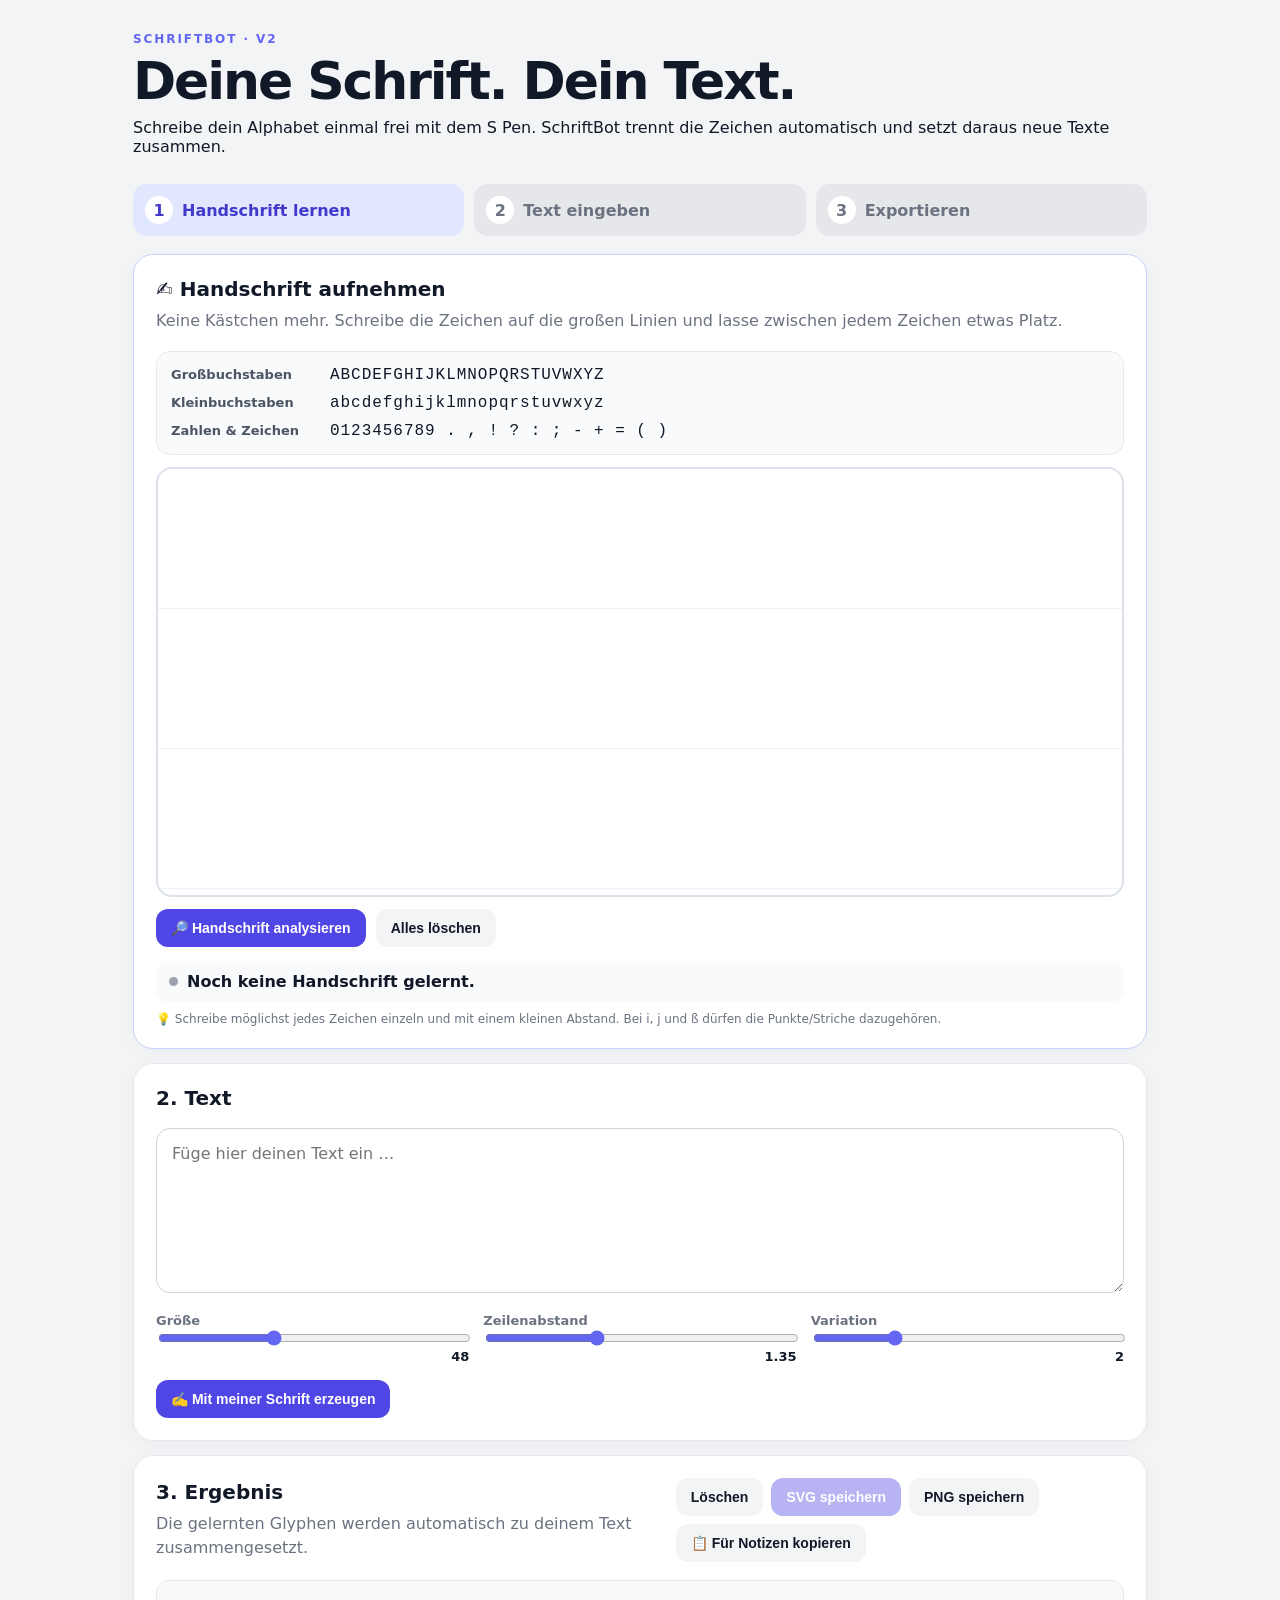
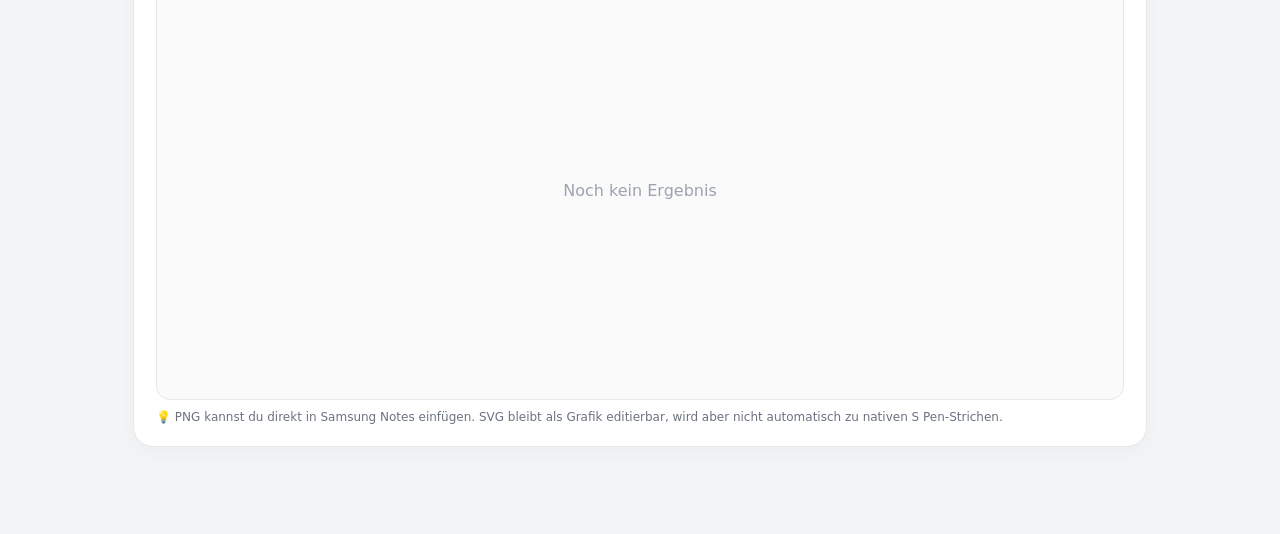
<file: index.html>
<!doctype html>
<html lang="de">
<head>
  <meta charset="utf-8">
  <meta name="viewport" content="width=device-width,initial-scale=1,viewport-fit=cover">
  <meta name="theme-color" content="#111827">
  <title>SchriftBot</title>
  <link rel="stylesheet" href="style.css">
</head>
<body>
<main class="app">
<header>
  <div><span class="eyebrow">SCHRIFTBOT · V2</span><h1>Deine Schrift. Dein Text.</h1><p>Schreibe dein Alphabet einmal frei mit dem S Pen. SchriftBot trennt die Zeichen automatisch und setzt daraus neue Texte zusammen.</p></div>
</header>
<section class="steps"><div class="step active"><b>1</b><span>Handschrift lernen</span></div><div class="step"><b>2</b><span>Text eingeben</span></div><div class="step"><b>3</b><span>Exportieren</span></div></section>
<section class="card sample-task">
  <h2>✍️ Handschrift aufnehmen</h2>
  <p class="muted">Keine Kästchen mehr. Schreibe die Zeichen auf die großen Linien und lasse zwischen jedem Zeichen etwas Platz.</p>
  <div class="character-guide">
    <div><strong>Großbuchstaben</strong><span>ABCDEFGHIJKLMNOPQRSTUVWXYZ</span></div>
    <div><strong>Kleinbuchstaben</strong><span>abcdefghijklmnopqrstuvwxyz</span></div>
    <div><strong>Zahlen & Zeichen</strong><span>0123456789 . , ! ? : ; - + = ( )</span></div>
  </div>
  <canvas id="writingCanvas" aria-label="Handschrift-Schreibfläche"></canvas>
  <div class="canvas-actions"><button id="analyzeWriting" class="primary">🔎 Handschrift analysieren</button><button id="clearWriting" class="ghost">Alles löschen</button></div>
  <div class="analysis"><span class="analysis-dot"></span><span id="analysisText">Noch keine Handschrift gelernt.</span></div>
  <p class="hint">💡 Schreibe möglichst jedes Zeichen einzeln und mit einem kleinen Abstand. Bei i, j und ß dürfen die Punkte/Striche dazugehören.</p>
</section>
<section class="card">
  <h2>2. Text</h2>
  <textarea id="textInput" rows="7" placeholder="Füge hier deinen Text ein …"></textarea>
  <div class="controls"><label>Größe <input id="size" type="range" min="24" max="90" value="48"><output id="sizeOut">48</output></label><label>Zeilenabstand <input id="lineHeight" type="range" min="1" max="2" step="0.05" value="1.35"><output id="lineOut">1.35</output></label><label>Variation <input id="variation" type="range" min="0" max="8" step="0.5" value="2"><output id="varOut">2</output></label></div>
  <button id="generate" class="primary">✍️ Mit meiner Schrift erzeugen</button>
</section>
<section class="card">
  <div class="result-head"><div><h2>3. Ergebnis</h2><p class="muted">Die gelernten Glyphen werden automatisch zu deinem Text zusammengesetzt.</p></div><div class="actions"><button id="clearResult" class="ghost">Löschen</button><button id="downloadSvg" class="primary" disabled>SVG speichern</button><button id="downloadPng" class="ghost" disabled>PNG speichern</button><button id="copyNotes" class="ghost" disabled>📋 Für Notizen kopieren</button></div></div>
  <div id="paper" class="paper empty"><span>Noch kein Ergebnis</span></div>
  <p class="hint">💡 PNG kannst du direkt in Samsung Notes einfügen. SVG bleibt als Grafik editierbar, wird aber nicht automatisch zu nativen S Pen-Strichen.</p>
</section>
</main>
<script src="app.js"></script>
</body>
</html>
</file>
<file: style.css>
*{box-sizing:border-box}body{margin:0;background:#f3f4f6;color:#111827;font-family:Inter,system-ui,-apple-system,BlinkMacSystemFont,"Segoe UI",sans-serif}.app{max-width:1050px;margin:auto;padding:28px 18px 70px}header{margin-bottom:28px}.eyebrow{font-size:12px;font-weight:800;letter-spacing:.16em;color:#6366f1}h1{font-size:clamp(30px,6vw,52px);line-height:1.02;margin:8px 0 10px;letter-spacing:-.04em}h2{margin:0 0 8px;font-size:20px}p{margin:0}.muted{color:#6b7280;line-height:1.5}.steps{display:grid;grid-template-columns:repeat(3,1fr);gap:10px;margin-bottom:18px}.step{background:#e5e7eb;border-radius:14px;padding:12px;display:flex;gap:9px;align-items:center;color:#6b7280;font-weight:700}.step b{width:28px;height:28px;border-radius:50%;display:grid;place-items:center;background:#fff}.step.active{background:#e0e7ff;color:#4338ca}.card{background:#fff;border:1px solid #e5e7eb;border-radius:20px;padding:22px;margin:14px 0;box-shadow:0 5px 20px #00000008}.sample-task{border-color:#c7d2fe}.character-guide{display:grid;gap:10px;margin:18px 0 12px;padding:14px;border-radius:14px;background:#f8fafc;border:1px solid #e5e7eb}.character-guide div{display:flex;gap:14px;align-items:baseline;flex-wrap:wrap}.character-guide strong{min-width:145px;font-size:13px;color:#4b5563}.character-guide span{font-family:ui-monospace,SFMono-Regular,Menlo,monospace;letter-spacing:.06em;word-break:break-all}.canvas-wrap{position:relative}.canvas-actions{display:flex;gap:10px;flex-wrap:wrap;margin-top:12px}#writingCanvas{width:100%;height:430px;display:block;border:2px solid #dbe1ea;border-radius:16px;background:repeating-linear-gradient(to bottom,#fff 0,#fff 139px,#dbe1ea 140px);touch-action:none;cursor:crosshair}.analysis{display:flex;align-items:center;gap:9px;margin-top:14px;padding:11px 13px;border-radius:12px;background:#f8fafc;font-weight:700}.analysis-dot{width:9px;height:9px;border-radius:50%;background:#9ca3af}.upload{min-height:155px;border:2px dashed #c7d2fe;border-radius:16px;margin-top:18px;display:flex;flex-direction:column;justify-content:center;align-items:center;gap:7px;cursor:pointer;background:#fafaff}.upload input{display:none}.preview-wrap{margin-top:15px}.hidden{display:none}textarea{width:100%;resize:vertical;border:1px solid #d1d5db;border-radius:14px;padding:15px;font:inherit;font-size:16px;outline:none;margin-top:10px}textarea:focus{border-color:#6366f1;box-shadow:0 0 0 3px #6366f122}.controls{display:grid;grid-template-columns:repeat(3,1fr);gap:14px;margin:16px 0}.controls label{font-size:13px;color:#6b7280;font-weight:700}.controls input{width:100%;accent-color:#6366f1}.controls output{float:right;color:#111827}.primary,.ghost{border:0;border-radius:12px;padding:11px 15px;font-weight:800;cursor:pointer;font-size:14px}.primary{background:#4f46e5;color:#fff}.primary:disabled{opacity:.4;cursor:not-allowed}.ghost{background:#f3f4f6;color:#111827}.primary:hover{background:#4338ca}.result-head{display:flex;justify-content:space-between;gap:15px;align-items:center}.actions{display:flex;gap:8px;flex-wrap:wrap}.paper{margin-top:18px;min-height:420px;border:1px solid #e5e7eb;border-radius:14px;background:repeating-linear-gradient(#fff,#fff 47px,#e5e7eb 48px);padding:28px;overflow:auto}.paper.empty{display:grid;place-items:center;color:#9ca3af;background:#fafafa}.paper svg{display:block;background:white;max-width:none}.hint{font-size:12px;color:#6b7280;margin-top:10px}@media(max-width:800px){#writingCanvas{height:390px}.controls{grid-template-columns:1fr 1fr}.character-guide strong{min-width:130px}}@media(max-width:500px){.steps{grid-template-columns:1fr}.controls{grid-template-columns:1fr}.actions{width:100%}.actions button{flex:1}.app{padding:20px 12px 50px}.card{padding:17px}#writingCanvas{height:360px}.character-guide{font-size:12px}}
</file>
